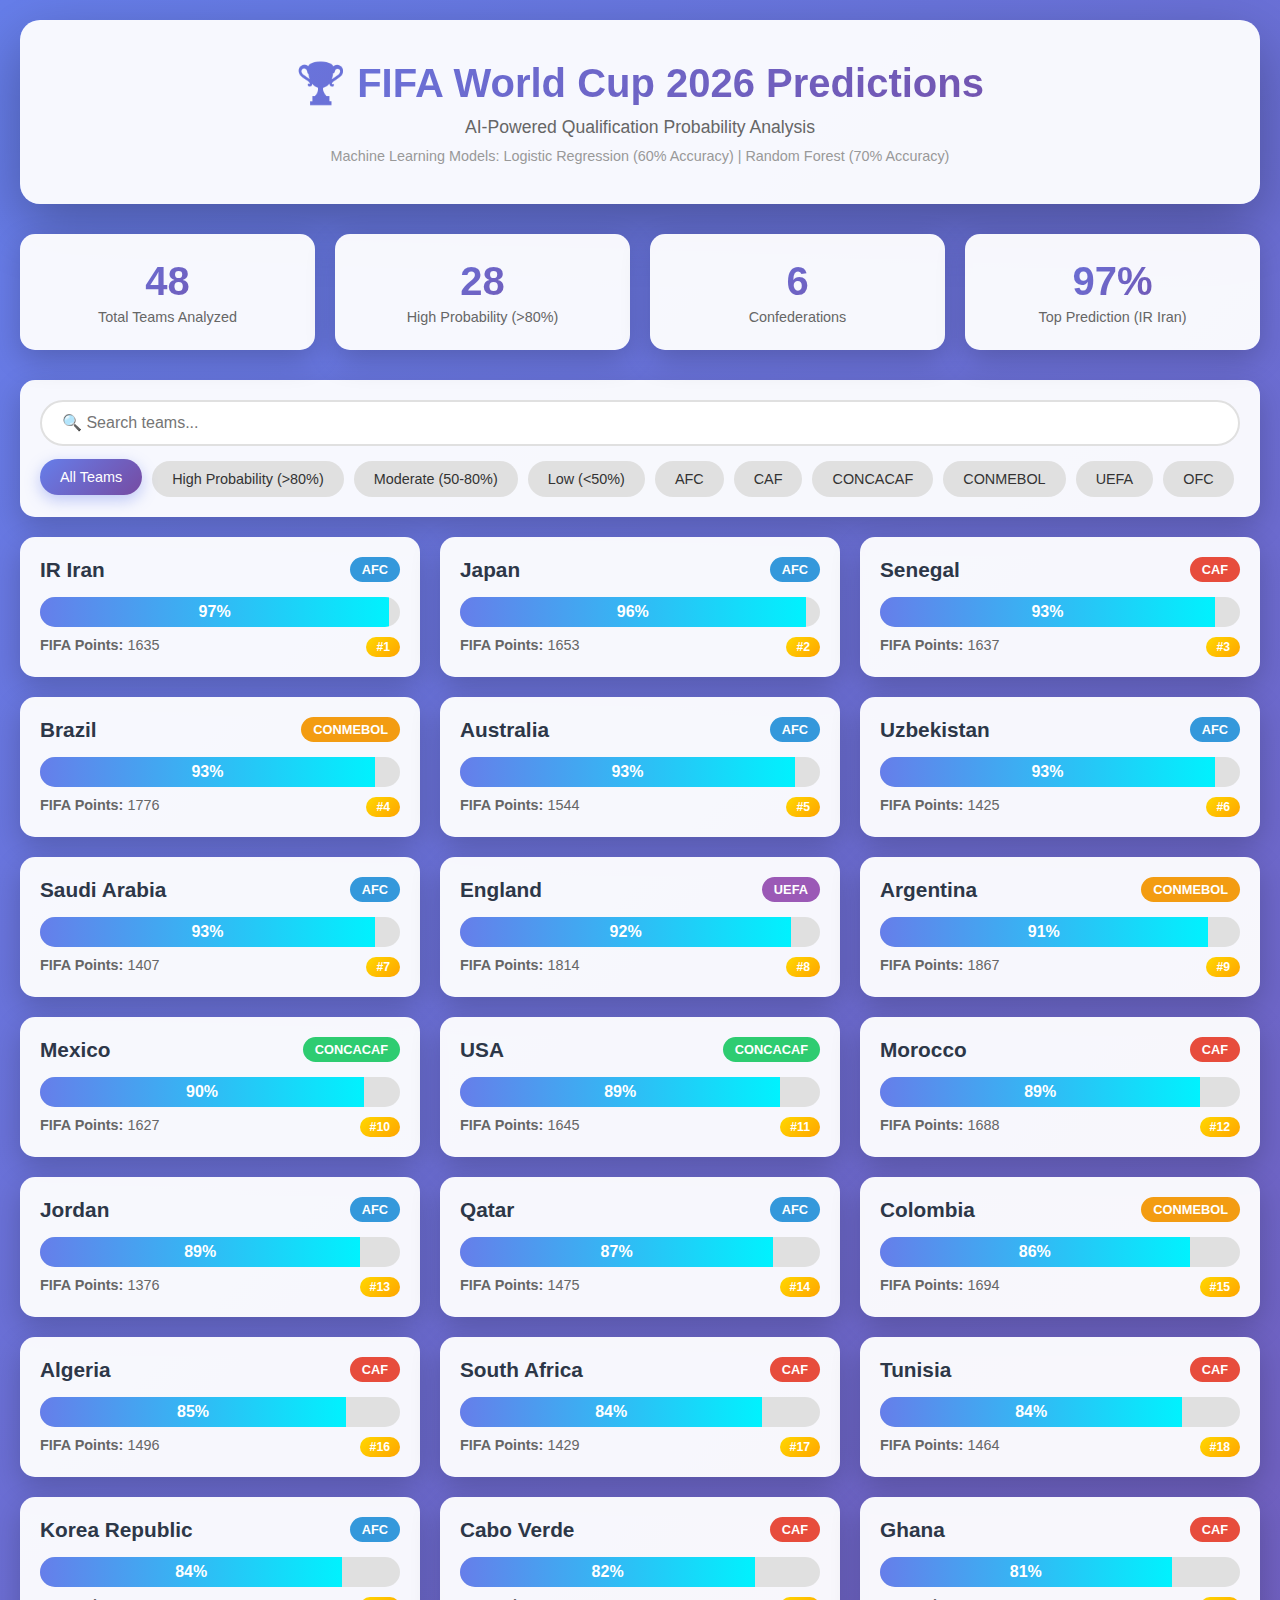
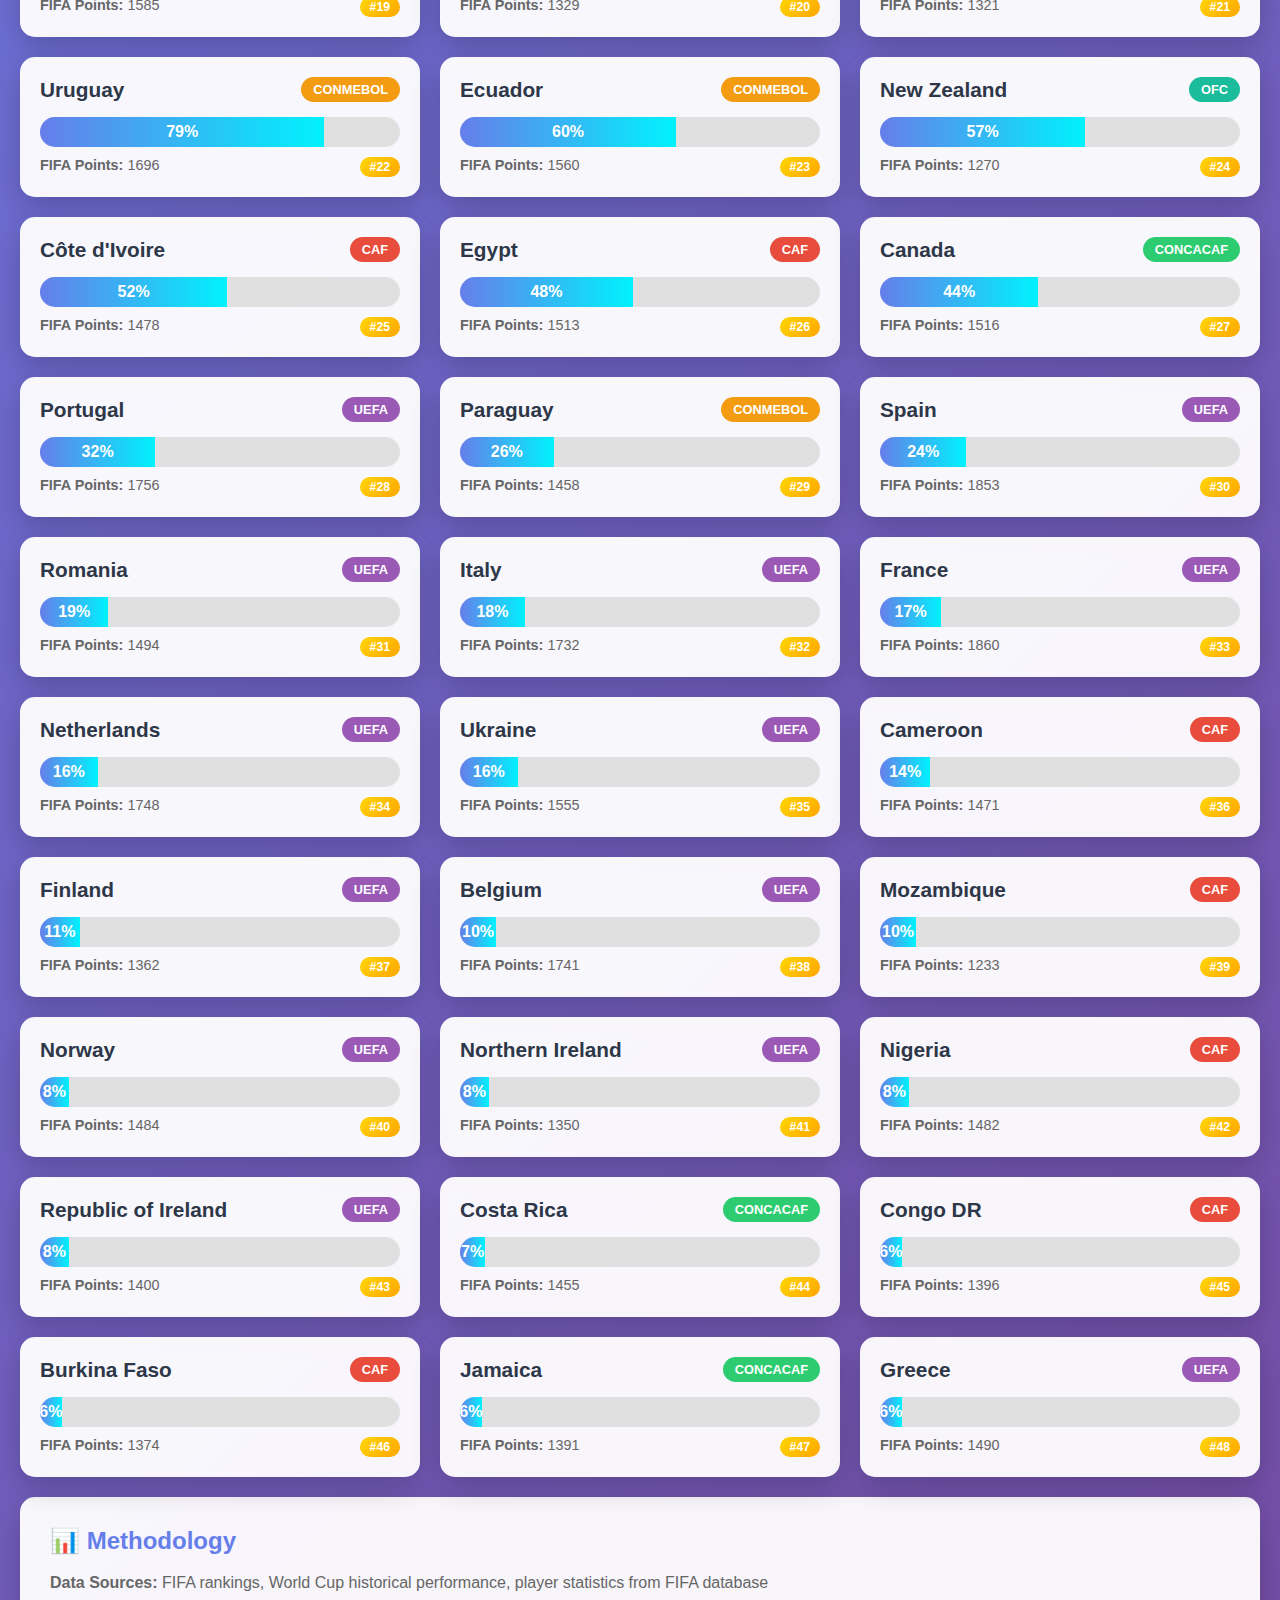
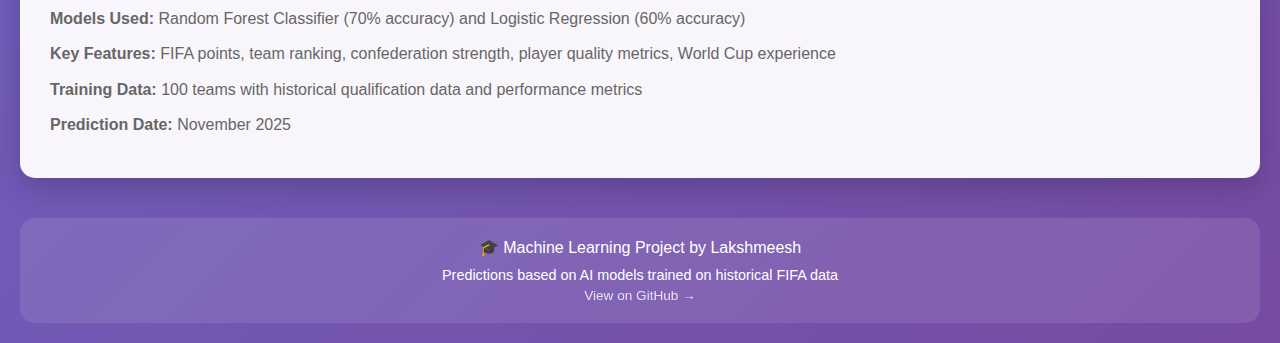
<file: Fifa_Pridict/index.html>
<!DOCTYPE html>
<html lang="en">
<head>
    <meta charset="UTF-8">
    <meta name="viewport" content="width=device-width, initial-scale=1.0">
    <title>FIFA World Cup 2026 Predictions - AI Analysis</title>
    <style>
        :root {
            --primary: #667eea;
            --secondary: #764ba2;
            --success: #00f2fe;
            --dark: #1a1a2e;
            --card-bg: rgba(255, 255, 255, 0.95);
        }
        
        * {
            margin: 0;
            padding: 0;
            box-sizing: border-box;
        }
        
        body {
            font-family: 'Segoe UI', Tahoma, Geneva, Verdana, sans-serif;
            background: linear-gradient(135deg, #667eea 0%, #764ba2 50%, #f093fb 100%);
            background-size: 200% 200%;
            animation: gradient 15s ease infinite;
            min-height: 100vh;
            padding: 20px;
        }
        
        @keyframes gradient {
            0% { background-position: 0% 50%; }
            50% { background-position: 100% 50%; }
            100% { background-position: 0% 50%; }
        }
        
        .container {
            max-width: 1400px;
            margin: 0 auto;
        }
        
        header {
            background: var(--card-bg);
            border-radius: 20px;
            padding: 40px;
            text-align: center;
            margin-bottom: 30px;
            box-shadow: 0 20px 60px rgba(0,0,0,0.3);
        }
        
        h1 {
            color: var(--primary);
            font-size: 2.5em;
            margin-bottom: 10px;
            background: linear-gradient(135deg, var(--primary), var(--secondary));
            -webkit-background-clip: text;
            -webkit-text-fill-color: transparent;
        }
        
        .subtitle {
            color: #666;
            font-size: 1.1em;
        }
        
        .stats-grid {
            display: grid;
            grid-template-columns: repeat(auto-fit, minmax(200px, 1fr));
            gap: 20px;
            margin-bottom: 30px;
        }
        
        .stat-card {
            background: var(--card-bg);
            padding: 25px;
            border-radius: 15px;
            text-align: center;
            box-shadow: 0 10px 30px rgba(0,0,0,0.2);
        }
        
        .stat-number {
            font-size: 2.5em;
            font-weight: bold;
            background: linear-gradient(135deg, var(--primary), var(--secondary));
            -webkit-background-clip: text;
            -webkit-text-fill-color: transparent;
        }
        
        .stat-label {
            color: #666;
            margin-top: 5px;
            font-size: 0.9em;
        }
        
        .filter-section {
            background: var(--card-bg);
            padding: 20px;
            border-radius: 15px;
            margin-bottom: 20px;
            box-shadow: 0 10px 30px rgba(0,0,0,0.2);
        }
        
        .filter-buttons {
            display: flex;
            gap: 10px;
            flex-wrap: wrap;
        }
        
        .filter-btn {
            padding: 10px 20px;
            border: none;
            border-radius: 25px;
            cursor: pointer;
            font-size: 0.9em;
            transition: all 0.3s;
            background: #e0e0e0;
            color: #333;
        }
        
        .filter-btn.active {
            background: linear-gradient(135deg, var(--primary), var(--secondary));
            color: white;
            transform: translateY(-2px);
            box-shadow: 0 5px 15px rgba(102, 126, 234, 0.4);
        }
        
        .teams-grid {
            display: grid;
            grid-template-columns: repeat(auto-fill, minmax(300px, 1fr));
            gap: 20px;
            margin-top: 20px;
        }
        
        .team-card {
            background: var(--card-bg);
            border-radius: 15px;
            padding: 20px;
            box-shadow: 0 10px 30px rgba(0,0,0,0.2);
            transition: all 0.3s;
            cursor: pointer;
        }
        
        .team-card:hover {
            transform: translateY(-5px);
            box-shadow: 0 15px 40px rgba(0,0,0,0.3);
        }
        
        .team-header {
            display: flex;
            justify-content: space-between;
            align-items: center;
            margin-bottom: 15px;
        }
        
        .team-name {
            font-size: 1.3em;
            font-weight: bold;
            color: #2d3748;
        }
        
        .confederation-badge {
            padding: 5px 12px;
            border-radius: 20px;
            font-size: 0.8em;
            font-weight: bold;
            color: white;
        }
        
        .badge-AFC { background: #3498db; }
        .badge-CAF { background: #e74c3c; }
        .badge-CONCACAF { background: #2ecc71; }
        .badge-CONMEBOL { background: #f39c12; }
        .badge-UEFA { background: #9b59b6; }
        .badge-OFC { background: #1abc9c; }
        
        .probability-bar {
            width: 100%;
            height: 30px;
            background: #e0e0e0;
            border-radius: 15px;
            overflow: hidden;
            margin: 10px 0;
            position: relative;
        }
        
        .probability-fill {
            height: 100%;
            background: linear-gradient(90deg, var(--primary), var(--success));
            transition: width 1s ease-out;
            display: flex;
            align-items: center;
            justify-content: center;
            color: white;
            font-weight: bold;
        }
        
        .team-info {
            display: flex;
            justify-content: space-between;
            margin-top: 10px;
            font-size: 0.9em;
            color: #666;
        }
        
        .rank-badge {
            display: inline-block;
            padding: 3px 10px;
            background: linear-gradient(135deg, #FFD700, #FFA500);
            border-radius: 12px;
            font-weight: bold;
            color: white;
            font-size: 0.85em;
        }
        
        footer {
            text-align: center;
            color: white;
            margin-top: 40px;
            padding: 20px;
            background: rgba(255,255,255,0.1);
            border-radius: 15px;
        }
        
        .methodology {
            background: var(--card-bg);
            padding: 30px;
            border-radius: 15px;
            margin-top: 20px;
            box-shadow: 0 10px 30px rgba(0,0,0,0.2);
        }
        
        .methodology h2 {
            color: var(--primary);
            margin-bottom: 15px;
        }
        
        .methodology p {
            color: #666;
            line-height: 1.6;
            margin-bottom: 10px;
        }
        
        .search-box {
            width: 100%;
            padding: 12px 20px;
            border: 2px solid #e0e0e0;
            border-radius: 25px;
            font-size: 1em;
            margin-bottom: 15px;
            transition: all 0.3s;
        }
        
        .search-box:focus {
            outline: none;
            border-color: var(--primary);
            box-shadow: 0 0 0 3px rgba(102, 126, 234, 0.1);
        }
    </style>
</head>
<body>
    <div class="container">
        <header>
            <h1>🏆 FIFA World Cup 2026 Predictions</h1>
            <p class="subtitle">AI-Powered Qualification Probability Analysis</p>
            <p class="subtitle" style="font-size: 0.9em; margin-top: 10px; color: #999;">
                Machine Learning Models: Logistic Regression (60% Accuracy) | Random Forest (70% Accuracy)
            </p>
        </header>
        
        <div class="stats-grid">
            <div class="stat-card">
                <div class="stat-number">48</div>
                <div class="stat-label">Total Teams Analyzed</div>
            </div>
            <div class="stat-card">
                <div class="stat-number">28</div>
                <div class="stat-label">High Probability (>80%)</div>
            </div>
            <div class="stat-card">
                <div class="stat-number">6</div>
                <div class="stat-label">Confederations</div>
            </div>
            <div class="stat-card">
                <div class="stat-number">97%</div>
                <div class="stat-label">Top Prediction (IR Iran)</div>
            </div>
        </div>
        
        <div class="filter-section">
            <input type="text" class="search-box" id="searchBox" placeholder="🔍 Search teams...">
            <div class="filter-buttons">
                <button class="filter-btn active" onclick="filterTeams('all')">All Teams</button>
                <button class="filter-btn" onclick="filterTeams('high')">High Probability (>80%)</button>
                <button class="filter-btn" onclick="filterTeams('moderate')">Moderate (50-80%)</button>
                <button class="filter-btn" onclick="filterTeams('low')">Low (<50%)</button>
                <button class="filter-btn" onclick="filterTeams('AFC')">AFC</button>
                <button class="filter-btn" onclick="filterTeams('CAF')">CAF</button>
                <button class="filter-btn" onclick="filterTeams('CONCACAF')">CONCACAF</button>
                <button class="filter-btn" onclick="filterTeams('CONMEBOL')">CONMEBOL</button>
                <button class="filter-btn" onclick="filterTeams('UEFA')">UEFA</button>
                <button class="filter-btn" onclick="filterTeams('OFC')">OFC</button>
            </div>
        </div>
        
        <div class="teams-grid" id="teamsGrid"></div>
        
        <div class="methodology">
            <h2>📊 Methodology</h2>
            <p><strong>Data Sources:</strong> FIFA rankings, World Cup historical performance, player statistics from FIFA database</p>
            <p><strong>Models Used:</strong> Random Forest Classifier (70% accuracy) and Logistic Regression (60% accuracy)</p>
            <p><strong>Key Features:</strong> FIFA points, team ranking, confederation strength, player quality metrics, World Cup experience</p>
            <p><strong>Training Data:</strong> 100 teams with historical qualification data and performance metrics</p>
            <p><strong>Prediction Date:</strong> November 2025</p>
        </div>
        
        <footer>
            <p>🎓 Machine Learning Project by Lakshmeesh</p>
            <p style="margin-top: 10px; font-size: 0.9em;">Predictions based on AI models trained on historical FIFA data</p>
            <p style="margin-top: 5px; font-size: 0.85em; opacity: 0.8;">
                <a href="https://github.com/lakshmeesh744/Predicting-FIFA-World-Cup-2026" style="color: white; text-decoration: none;">
                    View on GitHub →
                </a>
            </p>
        </footer>
    </div>
    
    <script>
        const teams = [
            {"team_name":"IR Iran","confederation":"AFC","total_points":1635.31,"probability":0.97},
            {"team_name":"Japan","confederation":"AFC","total_points":1652.79,"probability":0.96},
            {"team_name":"Senegal","confederation":"CAF","total_points":1637.25,"probability":0.93},
            {"team_name":"Brazil","confederation":"CONMEBOL","total_points":1775.85,"probability":0.93},
            {"team_name":"Australia","confederation":"AFC","total_points":1544.15,"probability":0.93},
            {"team_name":"Uzbekistan","confederation":"AFC","total_points":1424.93,"probability":0.93},
            {"team_name":"Saudi Arabia","confederation":"AFC","total_points":1406.56,"probability":0.93},
            {"team_name":"England","confederation":"UEFA","total_points":1813.81,"probability":0.92},
            {"team_name":"Argentina","confederation":"CONMEBOL","total_points":1867.25,"probability":0.91},
            {"team_name":"Mexico","confederation":"CONCACAF","total_points":1627.4,"probability":0.9},
            {"team_name":"USA","confederation":"CONCACAF","total_points":1645.48,"probability":0.89},
            {"team_name":"Morocco","confederation":"CAF","total_points":1688.18,"probability":0.89},
            {"team_name":"Jordan","confederation":"AFC","total_points":1375.91,"probability":0.89},
            {"team_name":"Qatar","confederation":"AFC","total_points":1474.6,"probability":0.87},
            {"team_name":"Colombia","confederation":"CONMEBOL","total_points":1694.44,"probability":0.86},
            {"team_name":"Algeria","confederation":"CAF","total_points":1495.85,"probability":0.85},
            {"team_name":"South Africa","confederation":"CAF","total_points":1428.87,"probability":0.84},
            {"team_name":"Tunisia","confederation":"CAF","total_points":1464.42,"probability":0.84},
            {"team_name":"Korea Republic","confederation":"AFC","total_points":1585.45,"probability":0.84},
            {"team_name":"Cabo Verde","confederation":"CAF","total_points":1328.51,"probability":0.82},
            {"team_name":"Ghana","confederation":"CAF","total_points":1320.52,"probability":0.81},
            {"team_name":"Uruguay","confederation":"CONMEBOL","total_points":1695.91,"probability":0.79},
            {"team_name":"Ecuador","confederation":"CONMEBOL","total_points":1560.13,"probability":0.6},
            {"team_name":"New Zealand","confederation":"OFC","total_points":1269.83,"probability":0.57},
            {"team_name":"Côte d'Ivoire","confederation":"CAF","total_points":1478.47,"probability":0.52},
            {"team_name":"Egypt","confederation":"CAF","total_points":1513.48,"probability":0.48},
            {"team_name":"Canada","confederation":"CONCACAF","total_points":1515.96,"probability":0.44},
            {"team_name":"Portugal","confederation":"UEFA","total_points":1756.12,"probability":0.32},
            {"team_name":"Paraguay","confederation":"CONMEBOL","total_points":1458.26,"probability":0.26},
            {"team_name":"Spain","confederation":"UEFA","total_points":1853.27,"probability":0.24},
            {"team_name":"Romania","confederation":"UEFA","total_points":1494.2,"probability":0.19},
            {"team_name":"Italy","confederation":"UEFA","total_points":1731.51,"probability":0.18},
            {"team_name":"France","confederation":"UEFA","total_points":1859.78,"probability":0.17},
            {"team_name":"Netherlands","confederation":"UEFA","total_points":1747.55,"probability":0.16},
            {"team_name":"Ukraine","confederation":"UEFA","total_points":1554.94,"probability":0.16},
            {"team_name":"Cameroon","confederation":"CAF","total_points":1471.49,"probability":0.14},
            {"team_name":"Finland","confederation":"UEFA","total_points":1361.53,"probability":0.11},
            {"team_name":"Belgium","confederation":"UEFA","total_points":1740.62,"probability":0.1},
            {"team_name":"Mozambique","confederation":"CAF","total_points":1232.7,"probability":0.1},
            {"team_name":"Norway","confederation":"UEFA","total_points":1484.44,"probability":0.08},
            {"team_name":"Northern Ireland","confederation":"UEFA","total_points":1349.58,"probability":0.08},
            {"team_name":"Nigeria","confederation":"CAF","total_points":1482.23,"probability":0.08},
            {"team_name":"Republic of Ireland","confederation":"UEFA","total_points":1400.22,"probability":0.08},
            {"team_name":"Costa Rica","confederation":"CONCACAF","total_points":1454.99,"probability":0.07},
            {"team_name":"Congo DR","confederation":"CAF","total_points":1395.77,"probability":0.06},
            {"team_name":"Burkina Faso","confederation":"CAF","total_points":1373.76,"probability":0.06},
            {"team_name":"Jamaica","confederation":"CONCACAF","total_points":1390.85,"probability":0.06},
            {"team_name":"Greece","confederation":"UEFA","total_points":1489.88,"probability":0.06}
        ];
        
        let currentFilter = 'all';
        
        function renderTeams(teamsToRender) {
            const grid = document.getElementById('teamsGrid');
            grid.innerHTML = '';
            
            teamsToRender.forEach((team, index) => {
                const card = document.createElement('div');
                card.className = 'team-card';
                card.innerHTML = `
                    <div class="team-header">
                        <div class="team-name">${team.team_name}</div>
                        ${team.confederation ? `<span class="confederation-badge badge-${team.confederation}">${team.confederation}</span>` : ''}
                    </div>
                    <div class="probability-bar">
                        <div class="probability-fill" style="width: ${team.probability * 100}%">
                            ${(team.probability * 100).toFixed(0)}%
                        </div>
                    </div>
                    <div class="team-info">
                        <span><strong>FIFA Points:</strong> ${team.total_points.toFixed(0)}</span>
                        <span class="rank-badge">#${index + 1}</span>
                    </div>
                `;
                grid.appendChild(card);
            });
        }
        
        function filterTeams(filter) {
            currentFilter = filter;
            
            // Update active button
            document.querySelectorAll('.filter-btn').forEach(btn => btn.classList.remove('active'));
            event.target.classList.add('active');
            
            let filtered = teams;
            
            if (filter === 'high') {
                filtered = teams.filter(t => t.probability > 0.8);
            } else if (filter === 'moderate') {
                filtered = teams.filter(t => t.probability >= 0.5 && t.probability <= 0.8);
            } else if (filter === 'low') {
                filtered = teams.filter(t => t.probability < 0.5);
            } else if (filter !== 'all') {
                filtered = teams.filter(t => t.confederation === filter);
            }
            
            renderTeams(filtered);
        }
        
        // Search functionality
        document.getElementById('searchBox').addEventListener('input', (e) => {
            const search = e.target.value.toLowerCase();
            const filtered = teams.filter(t => 
                t.team_name.toLowerCase().includes(search) ||
                (t.confederation && t.confederation.toLowerCase().includes(search))
            );
            renderTeams(filtered);
        });
        
        // Initial render
        renderTeams(teams);
    </script>
</body>
</html>
</file>
